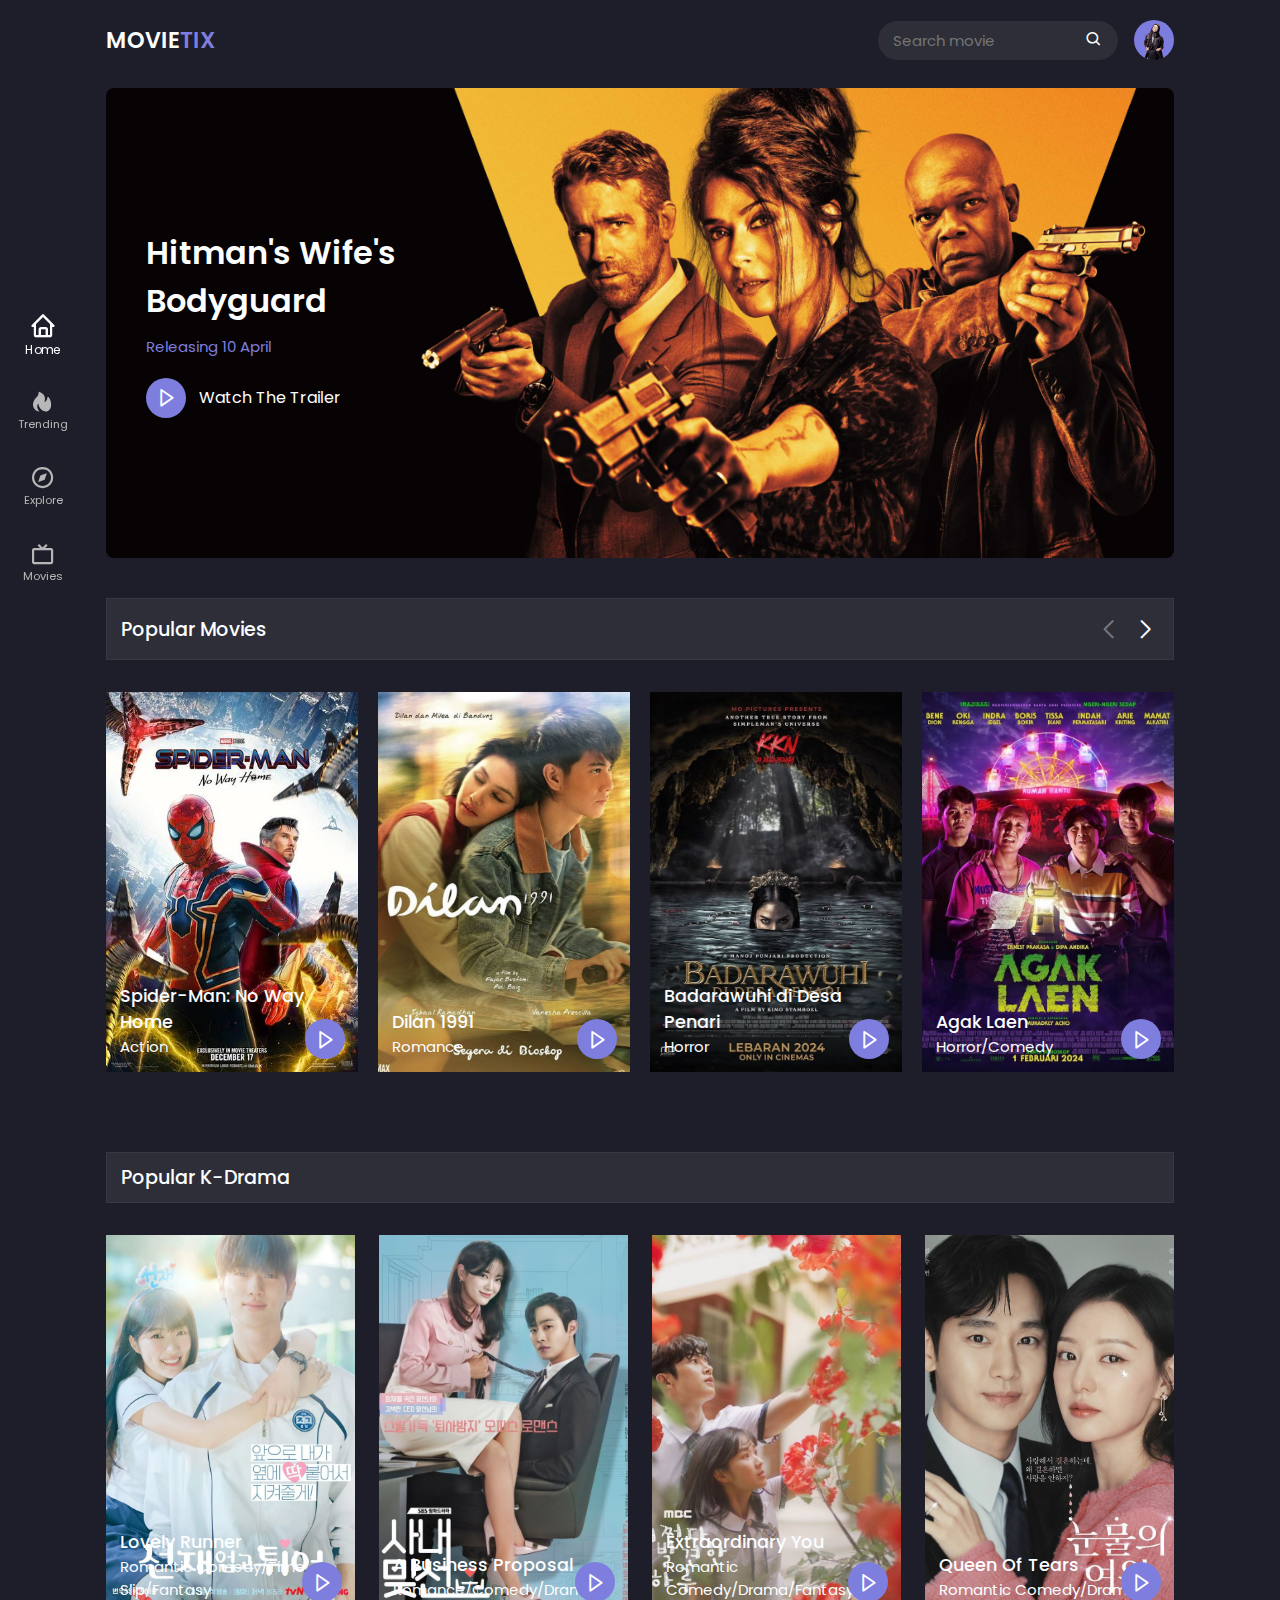
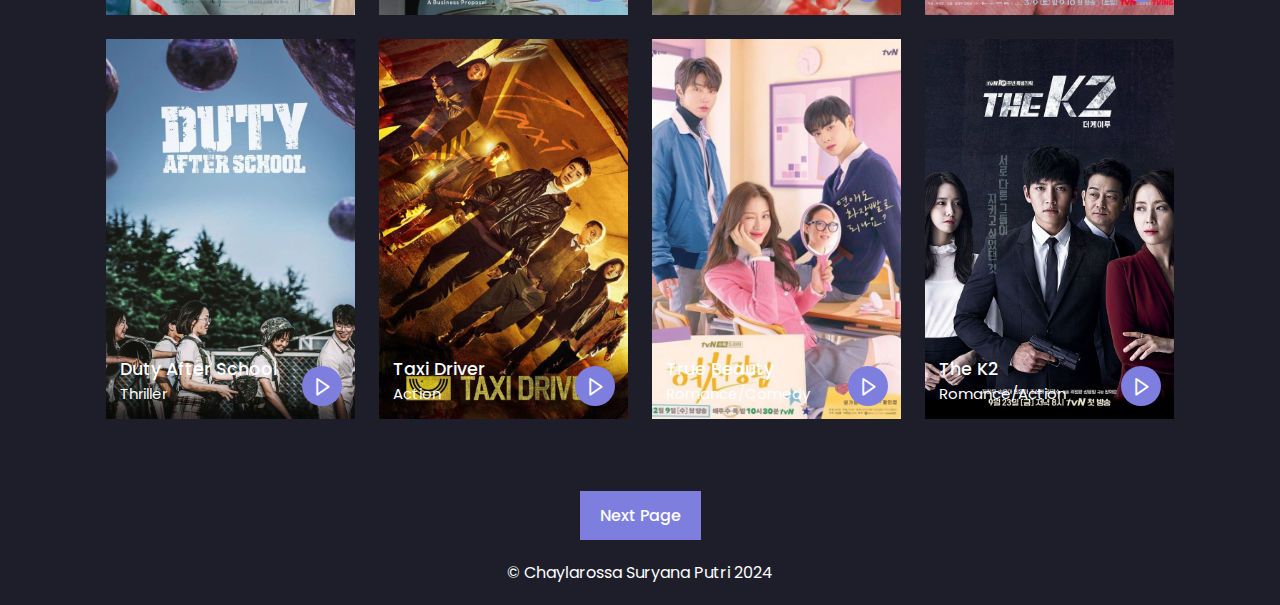
<file: index.html>
<!DOCTYPE html>
<html lang="en">
  <head>
    <meta charset="UTF-8" />
    <meta name="viewport" content="width=device-width, initial-scale=1.0" />
    <title>Desain web - Home</title>
    <!--Link To CSS-->
    <link rel="stylesheet" href="./style.css" />
    <!--Link Swiper CSS-->
    <link
      rel="stylesheet"
      href="https://cdn.jsdelivr.net/npm/swiper@11/swiper-bundle.min.css"
    />
    <!--Fav Icon-->
    <link
      rel="shortcut icon"
      href="./img/Untitled (4).png"
      type="image/x-icon"
    />
    <!--Box Icons-->
    <link
      href="https://unpkg.com/boxicons@2.1.4/css/boxicons.min.css"
      rel="stylesheet"
    />
  </head>
  <body>
    <!--Header-->
    <header>
      <div class="nav container">
        <a href="./index.html" class="logo"> Movie<span>Tix</span> </a>
        <div class="search-box">
          <input
            type="search"
            name=""
            id="search-input"
            placeholder="Search movie"
          />
          <i class="bx bx-search"></i>
        </div>
        <a href="#" class="user">
          <img src="./img/rossa.png" alt="" class="user-img" />
        </a>
        <div class="navbar">
          <a href="#home" class="nav-link nav-active">
            <i class="bx bx-home"></i>
            <span class="nav-link-title">Home</span>
          </a>
          <a href="#popular" class="nav-link">
            <i class="bx bxs-hot"></i>
            <span class="nav-link-title">Trending</span>
          </a>
          <a href="#movies" class="nav-link">
            <i class="bx bx-compass"></i>
            <span class="nav-link-title">Explore</span>
          </a>
          <a href="play-page.html" class="nav-link">
            <i class="bx bx-tv"></i>
            <span class="nav-link-title">Movies</span>
          </a>
        </div>
      </div>
    </header>
    <!--Home-->
    <section class="home container" id="home">
      <img src="./img/home-background.png" alt="" class="home-img" />
      <div class="home-text">
        <h1 class="home-title">Hitman's Wife's <br />Bodyguard</h1>
        <p>Releasing 10 April</p>
        <a href="#" class="watch-btn">
          <i class="bx bx-right-arrow"></i>
          <span>Watch The Trailer</span>
        </a>
      </div>
    </section>
    <section class="popular container" id="popular">
      <div class="heading">
        <h2 class="heading-title">Popular Movies</h2>
        <!--swiper buttons-->
        <div class="swiper-btn">
          <div class="swiper-button-prev"></div>
          <div class="swiper-button-next"></div>
        </div>
      </div>
      <div class="popular-content swiper">
        <div class="swiper-wrapper">
          <!--Movies Box 1-->
          <div class="swiper-slide">
            <div class="movie-box">
              <img src="./img/spiderman.jpg" alt="" class="movie-box-img" />
              <div class="box-text">
                <h2 class="movie-title">Spider-Man: No Way Home</h2>
                <span class="movie-type">Action</span>
                <a href="#" class="watch-btn play-btn">
                  <i class="bx bx-right-arrow"></i>
                </a>
              </div>
            </div>
          </div>

          <!--Movies Box 2-->
          <div class="swiper-slide">
            <div class="movie-box">
              <img src="./img/dilan.jpeg" alt="" class="movie-box-img" />
              <div class="box-text">
                <h2 class="movie-title">Dilan 1991</h2>
                <span class="movie-type">Romance</span>
                <a href="#" class="watch-btn play-btn">
                  <i class="bx bx-right-arrow"></i>
                </a>
              </div>
            </div>
          </div>

          <!--Movies Box 3-->
          <div class="swiper-slide">
            <div class="movie-box">
              <img
                src="./img/Badarawuhi di Desa Penari.jpeg"
                alt=""
                class="movie-box-img"
              />
              <div class="box-text">
                <h2 class="movie-title">Badarawuhi di Desa Penari</h2>
                <span class="movie-type">Horror</span>
                <a href="#" class="watch-btn play-btn">
                  <i class="bx bx-right-arrow"></i>
                </a>
              </div>
            </div>
          </div>

          <!--Movies Box 4-->
          <div class="swiper-slide">
            <div class="movie-box">
              <img src="./img/agak laen.jpeg" alt="" class="movie-box-img" />
              <div class="box-text">
                <h2 class="movie-title">Agak Laen</h2>
                <span class="movie-type">Horror/Comedy</span>
                <a href="#" class="watch-btn play-btn">
                  <i class="bx bx-right-arrow"></i>
                </a>
              </div>
            </div>
          </div>

          <!--Movies Box 5-->
          <div class="swiper-slide">
            <div class="movie-box">
              <img src="./img/mariposa.jpeg" alt="" class="movie-box-img" />
              <div class="box-text">
                <h2 class="movie-title">Mariposa</h2>
                <span class="movie-type">Romance/Comedy</span>
                <a href="#" class="watch-btn play-btn">
                  <i class="bx bx-right-arrow"></i>
                </a>
              </div>
            </div>
          </div>

          <!--Movies Box 6-->
          <div class="swiper-slide">
            <div class="movie-box">
              <img src="./img/squid game.jpg" alt="" class="movie-box-img" />
              <div class="box-text">
                <h2 class="movie-title">Squid Game</h2>
                <span class="movie-type">Action/Drama</span>
                <a href="#" class="watch-btn play-btn">
                  <i class="bx bx-right-arrow"></i>
                </a>
              </div>
            </div>
          </div>

          <!--Movies Box 7-->
          <div class="swiper-slide">
            <div class="movie-box">
              <img
                src="./img/Dear nathan movie.jpeg"
                alt=""
                class="movie-box-img"
              />
              <div class="box-text">
                <h2 class="movie-title">Dear Nathan</h2>
                <span class="movie-type">Romance/Drama</span>
                <a href="#" class="watch-btn play-btn">
                  <i class="bx bx-right-arrow"></i>
                </a>
              </div>
            </div>
          </div>

          <!--Movies Box 8-->
          <div class="swiper-slide">
            <div class="movie-box">
              <img
                src="./img/Miracle in Cell No_ 7.jpeg"
                alt=""
                class="movie-box-img"
              />
              <div class="box-text">
                <h2 class="movie-title">Miracle in Cell No.7</h2>
                <span class="movie-type">Family Comedy/Drama</span>
                <a href="#" class="watch-btn play-btn">
                  <i class="bx bx-right-arrow"></i>
                </a>
              </div>
            </div>
          </div>
        </div>
      </div>
    </section>

    <section class="movies container" id="movies">
      <div class="heading">
        <h2 class="heading-title">Popular K-Drama</h2>
      </div>
      <!--Movies Content-->
      <div class="movies-content">
        <!--Movies Box 1-->
        <div class="swiper-slide">
          <div class="movie-box">
            <img src="./img/movie-1.jpeg" alt="" class="movie-box-img" />
            <div class="box-text">
              <h2 class="movie-title">Lovely Runner</h2>
              <span class="movie-type">Romantic Comedy/Time Slip/Fantasy</span>
              <a href="play-page.html" class="watch-btn play-btn">
                <i class="bx bx-right-arrow"></i>
              </a>
            </div>
          </div>
        </div>

        <!--Movies Box 2-->
        <div class="swiper-slide">
          <div class="movie-box">
            <img src="./img/movie-2.jpeg" alt="" class="movie-box-img" />
            <div class="box-text">
              <h2 class="movie-title">A Business Proposal</h2>
              <span class="movie-type">Romance/Comedy/Drama</span>
              <a href="#" class="watch-btn play-btn">
                <i class="bx bx-right-arrow"></i>
              </a>
            </div>
          </div>
        </div>

        <!--Movies Box 3-->
        <div class="swiper-slide">
          <div class="movie-box">
            <img src="./img/movie-3.jpeg" alt="" class="movie-box-img" />
            <div class="box-text">
              <h2 class="movie-title">Extraordinary You</h2>
              <span class="movie-type">Romantic Comedy/Drama/Fantasy</span>
              <a href="#" class="watch-btn play-btn">
                <i class="bx bx-right-arrow"></i>
              </a>
            </div>
          </div>
        </div>

        <!--Movies Box 4-->
        <div class="swiper-slide">
          <div class="movie-box">
            <img src="./img/movie-4.jpeg" alt="" class="movie-box-img" />
            <div class="box-text">
              <h2 class="movie-title">Queen Of Tears</h2>
              <span class="movie-type">Romantic Comedy/Drama</span>
              <a href="#" class="watch-btn play-btn">
                <i class="bx bx-right-arrow"></i>
              </a>
            </div>
          </div>
        </div>

        <!--Movies Box 5-->
        <div class="swiper-slide">
          <div class="movie-box">
            <img src="./img/movie-5.jpeg" alt="" class="movie-box-img" />
            <div class="box-text">
              <h2 class="movie-title">Duty After School</h2>
              <span class="movie-type">Thriller</span>
              <a href="#" class="watch-btn play-btn">
                <i class="bx bx-right-arrow"></i>
              </a>
            </div>
          </div>
        </div>

        <!--Movies Box 6-->
        <div class="swiper-slide">
          <div class="movie-box">
            <img src="./img/movie-6.jpeg" alt="" class="movie-box-img" />
            <div class="box-text">
              <h2 class="movie-title">Taxi Driver</h2>
              <span class="movie-type">Action</span>
              <a href="#" class="watch-btn play-btn">
                <i class="bx bx-right-arrow"></i>
              </a>
            </div>
          </div>
        </div>

        <!--Movies Box 7-->
        <div class="swiper-slide">
          <div class="movie-box">
            <img src="./img/movie-7.jpeg" alt="" class="movie-box-img" />
            <div class="box-text">
              <h2 class="movie-title">True Beauty</h2>
              <span class="movie-type">Romance/Comedy</span>
              <a href="#" class="watch-btn play-btn">
                <i class="bx bx-right-arrow"></i>
              </a>
            </div>
          </div>
        </div>

        <!--Movies Box 8-->
        <div class="swiper-slide">
          <div class="movie-box">
            <img src="./img/movie-8.jpeg" alt="" class="movie-box-img" />
            <div class="box-text">
              <h2 class="movie-title">The K2</h2>
              <span class="movie-type">Romance/Action</span>
              <a href="#" class="watch-btn play-btn">
                <i class="bx bx-right-arrow"></i>
              </a>
            </div>
          </div>
        </div>
      </div>
    </section>

    <div class="next-page">
      <a href="#" class="next-btn">Next Page</a>
    </div>
    <!--Copyright-->
    <div class="copyright">
      <p>&#169; Chaylarossa Suryana Putri 2024</p>
    </div>

    <!--Link Swiper JS-->
    <script src="https://cdn.jsdelivr.net/npm/swiper@11/swiper-bundle.min.js"></script>
    <!--Link To JS-->
    <script src="./main.js"></script>
  </body>
</html>
</file>
<file: style.css>
/*Google Fonts*/
@import url("https://fonts.googleapis.com/css2?family=Poppins:wght@400;500;600;700&display=swap");
* {
  font-family: "Poppins", sans-serif;
  margin: 0;
  padding: 0;
  scroll-behavior: smooth;
  box-sizing: border-box;
  scroll-padding-top: 2rem;
}

:root {
  --main-color: #7e7edf;
  --hover-color: #4a4a92;
  --body-color: #1e1e2a;
  --container-color: #2d2e37;
  --text-color: #fcfeff;
}
html::-webkit-scrollbar {
  width: 0.5rem;
  background: transparent;
}
html::-webkit-scrollbar-thumb {
  background: var(--main-color);
}
::selection {
  background: var(--main-color);
  color: var(--text-color);
}
a {
  text-decoration: none;
}

li {
  list-style: none;
}

section {
  padding: 3rem 0 2rem;
}

img {
  width: 100%;
}

.bx {
  cursor: pointer;
}

body {
  background: var(--body-color);
  color: var(--text-color);
}
.container {
  max-width: 1068px;
  margin: auto;
  width: 100%;
}
header {
  position: fixed;
  top: 0;
  left: 0;
  width: 100%;
  background: var(--body-color);
  z-index: 100;
}
.nav {
  display: flex;
  align-items: center;
  justify-content: center;
  padding: 20px 0;
}
.logo {
  font-size: 1.4rem;
  color: var(--text-color);
  font-weight: 600;
  text-transform: uppercase;
  margin: 0 auto 0 0;
}
.logo span {
  color: var(--main-color);
}
.search-box {
  max-width: 240px;
  width: 100%;
  display: flex;
  align-items: center;
  column-gap: 0.7rem;
  padding: 8px 15px;
  background: var(--container-color);
  border-radius: 4rem;
  margin-right: 1rem;
}

.search-box .bx {
  font-size: 1.1rem;
}
.search-box .bx:hover {
  color: var(--main-color);
}
#search-input {
  width: 100%;
  border: none;
  outline: none;
  color: var(--text-color);
  background: transparent;
  font-size: 0.938rem;
}
.user {
  display: flex;
}
.user-img {
  width: 40px;
  height: 40px;
  border-radius: 50%;
  object-fit: cover;
  object-position: center;
}
.navbar {
  position: fixed;
  top: 50%;
  transform: translateY(-50%);
  left: 18px;
  display: flex;
  flex-direction: column;
  row-gap: 2.1rem;
}
.nav-link {
  display: flex;
  flex-direction: column;
  align-items: center;
  color: #b7b7b7;
}
.nav-link:hover,
.nav-active {
  color: var(--text-color);
  transition: 0.3s all linear;
  transform: scale(1.1);
}
.nav-link .bx {
  font-size: 1.6rem;
}
.nav-link-title {
  font-size: 0.7rem;
}
.home {
  position: relative;
  min-height: 470px;
  display: flex;
  align-items: center;
  margin-top: 5rem !important;
  border-radius: 0.5rem;
}
.home-img {
  position: absolute;
  width: 100%;
  height: 100%;
  z-index: -1;
  object-fit: cover;
  border-radius: 0.5rem;
}
.home-text {
  padding-left: 40px;
}
.home-title {
  font-size: 2rem;
  font-weight: 600;
}
.home-text p {
  font-size: 0.938rem;
  margin: 10px 0 20px;
  color: var(--main-color);
}
.watch-btn {
  display: flex;
  align-items: center;
  column-gap: 0.8rem;
  color: var(--text-color);
}
.watch-btn .bx {
  font-size: 21px;
  background: var(--main-color);
  width: 40px;
  height: 40px;
  border-radius: 50%;
  display: flex;
  align-items: center;
  justify-content: center;
}
.watch-btn .bx:hover {
  background: var(--hover-color);
}
.watch-btn span {
  font-size: 1rem;
  font-weight: 400;
}
.heading {
  display: flex;
  align-items: center;
  justify-content: space-between;
  background: var(--container-color);
  padding: 8px 14px;
  border: 1px solid hsl(200 100% 99% / 5%);
  margin-bottom: 2rem;
}
.heading-title {
  font-size: 1.2rem;
  font-weight: 500;
}
.movie-box {
  position: relative;
  width: 100%;
  height: 380px;
  overflow: hidden;
}
.movie-box-img {
  width: 100%;
  height: 100%;
  object-fit: cover;
}
.movie-box .box-text {
  position: absolute;
  bottom: 0;
  left: 0;
  width: 100%;
  height: 100%;
  display: flex;
  flex-direction: column;
  justify-content: flex-end;
  padding: 14px;
  background: linear-gradient(
    8deg,
    hsl(240 17% 14% / 74%) 14%hsl (240 17% 14% / 14%) 44%
  );
  overflow: hidden;
}
.movie-title {
  font-size: 1.1rem;
  font-weight: 500;
}
.movie-type {
  font-size: 0.938rem;
}
.play-btn {
  position: absolute;
  bottom: 0.8rem;
  right: 0.8rem;
}
.swiper-btn {
  display: flex;
}
.swiper-button-next,
.swiper-button-prev {
  position: static !important;
  margin: 0 0 0 10px !important;
}
.swiper-button-next::after,
.swiper-button-prev::after {
  color: var(--text-color);
  font-size: 18px !important;
  font-weight: 700;
}
.movies .heading {
  padding: 10px 14px;
}
.movies-content {
  display: grid;
  grid-template-columns: repeat(auto-fit, minmax(247px, 1fr));
  gap: 1.5rem;
}
.movies-content .movie-box:hover .movie-box-img {
  transform: scale(1.1);
  transition: 0.5s;
}
.next-page {
  display: flex;
  align-items: center;
  justify-content: center;
  margin-top: 2.5rem;
}
.next-btn {
  background: var(--main-color);
  padding: 12px 20px;
  color: var(--text-color);
  font-weight: 500;
}
.next-btn:hover {
  background: var(--hover-color);
  transition: 0.3s all linear;
}
.copyright {
  text-align: center;
  padding: 20px;
}
.play-container img {
  width: 100%;
  height: 100%;
  object-fit: cover;
  object-position: top;
}
.play-container {
  position: relative;
  min-height: 520px;
  margin-top: 5rem !important;
}
.play-img {
  position: absolute;
  width: 100%;
  height: 100%;
  object-fit: cover;
  object-position: center;
  z-index: -1;
}
.play-text {
  position: absolute;
  bottom: 0;
  left: 0;
  width: 100%;
  height: 100%;
  display: flex;
  flex-direction: column;
  justify-content: flex-end;
  padding: 40px;
  background: linear-gradient(
    8deg,
    hsl(240 17% 14% / 74%) 14%,
    hsl(240 17% 14% / 14%) 44%
  );
}
.play-text h2 {
  font-size: 1.5rem;
  font-weight: 600;
}
.rating {
  display: flex;
  align-items: center;
  column-gap: 2px;
  font-size: 1.1rem;
  color: var(--main-color);
  margin-top: 4px;
}
.tags {
  display: flex;
  align-items: center;
  column-gap: 8px;
  margin: 1rem 0;
}
.tags span {
  background: #0f0f5a;
  padding: 0 4px;
}
.play-movie {
  position: absolute;
  bottom: 18rem;
  right: 10rem;
  display: flex !important;
  align-items: center;
  justify-content: center;
  width: 45px;
  height: 45px;
  border-radius: 50%;
  background: var(--main-color);
  font-size: 24px;
  animation: animate 2s linear infinite;
}
@keyframes animate {
  0% {
    box-shadow: 0 0 0 0 rgba(112, 102, 254, 0.7);
  }
  40% {
    box-shadow: 0 0 0 50px rgba(255, 193, 7, 0);
  }
  80% {
    box-shadow: 0 0 0 50px rgba(255, 193, 7, 0);
  }
  100% {
    box-shadow: 0 0 0 rgba(255, 193, 7, 0);
  }
}
.video-container {
  position: fixed;
  top: 0;
  left: 0;
  display: none;
  align-items: center;
  justify-content: center;
  width: 100%;
  height: 100vh;
  background: hsl(234 10% 20% / 60%);
  z-index: 400;
}
.video-container.show-video {
  display: flex;
}

.video-box {
  position: relative;
  width: 82%;
}
.video-box #myvideo {
  width: 100%;
  aspect-ratio: 16/9;
}
.close-video {
  position: absolute;
  top: -3rem;
  right: -1rem;
  font-size: 40px;
  color: var(--main-color);
}
.about-movie {
  margin-top: 2rem !important;
}
.about-movie h2 {
  font-size: 1.4rem;
  font-weight: 600;
  color: var(--main-color);
}
.about-movie p {
  max-width: 600px;
  font-size: 0.938rem;
  margin: 10px 0;
}
.cast-heading {
  font-size: 1.2rem;
  font-weight: 600;
  margin-bottom: 1rem;
  color: var(--main-color);
}
.cast {
  display: grid;
  grid-template-columns: repeat(auto-fit, minmax(150px, 150px));
  gap: 1rem;
}
.cast-img {
  width: 150px;
  height: 180px;
  object-fit: cover;
  object-position: center;
}
.download {
  max-width: 800px;
  width: 1005;
  margin: auto;
  display: grid;
  justify-content: center;
  margin-top: 2rem;
}
.download-title {
  text-align: center;
  font-size: 1.4rem;
  font-weight: 500;
  margin: 1.6rem 0;
  color: var(--main-color);
}
.download-links {
  display: grid;
  grid-template-columns: repeat(3, 1fr);
  gap: 10px;
  margin-bottom: 2rem;
}
.download-links a {
  text-align: center;
  background: var(--main-color);
  padding: 12px 24px;
  color: var(--body-color);
  letter-spacing: 1px;
  font-weight: 500;
}
.download-links a:hover {
  background: var(--hover-color);
}
@media (max-width: 1170px) {
  .navbar {
    bottom: 0;
    left: 0;
    right: 0;
    top: auto;
    transform: translateY(0);
    flex-direction: row;
    justify-content: space-evenly;
    row-gap: 1px;
    padding: 10px;
    border-top: 1px solid hsl(200 100% 99% / 5%);
    background: linear-gradient(
      8deg,
      hsl(240 17% 14% / 100%) 5%,
      hsl(240 17% 14% / 90%) 100%
    );
  }
  .nav-link .bx {
    font-size: 1.5rem;
  }
  .copyright {
    margin-bottom: 4rem;
  }
}
@media (max-width: 1060px) {
  .container {
    margin: 0 auto;
    width: 95%;
  }
}
@media (max-width: 991px) {
  .movie-box {
    height: 380px;
  }
  .movies-content {
    grid-template-columns: repeat(auto-fit, minmax(214px, 1fr));
  }
}
@media (max-width: 888px) {
  .nav {
    padding: 14px 0;
  }
  .home {
    min-height: 425px;
    margin-top: 4rem !important;
  }
  .home-text {
    padding-left: 30px;
  }
  .home-title {
    font-size: 1.6rem;
  }
  .watch-btn span {
    font-size: 0.9rem;
  }
  .movie-title {
    font-size: 1rem;
    padding-right: 30px;
  }
  .play-container {
    min-height: 430px;
    margin-top: 1rem !important;
  }
  .play-movie {
    bottom: 11rem;
    right: 4rem;
  }
  .cast {
    justify-content: center;
  }
}
@media (max-width: 768px) {
  .nav {
    padding: 7px 0;
  }
  .logo {
    font-size: 1.2rem;
  }
  section {
    padding: 2rem 0;
  }
  .home-img {
    object-position: left;
  }
  .movie-type {
    font-size: 0.875rem;
    margin-top: 2px;
  }
  .tags span,
  .about-movie p {
    font-size: 0.875rem;
  }
  p {
    font-size: 0.875rem;
  }
  .play-text h2,
  .about-movie h2 {
    font-size: 1.3rem;
  }
  .play-movie {
    bottom: 10rem;
    right: 1rem;
  }
}
@media (max-width: 514px) {
  .home {
    min-height: 380px;
  }
  .heading {
    padding: 2px 14px;
  }
  .heading-title {
    font-size: 1rem;
  }
  .play-text {
    padding: 20px;
  }
  .play-movie {
    bottom: 4rem;
    right: 2rem;
  }
  .video-box {
    width: 94%;
  }
  .cast-heading {
    font-size: 1.1rem;
  }
  .cast-title {
    font-size: 0.9rem;
  }
}
@media (max-width: 408px) {
  * {
    scroll-padding-top: 5rem;
  }
  .nav {
    display: grid;
    grid-template-columns: 1fr;
    grid-template-rows: 1fr 1fr;
    row-gap: 5px;
  }
  .search-box {
    max-width: 100%;
    width: 100%;
    border-radius: 4px;
    order: 3;
    grid-column-start: 1;
    grid-column-end: 3;
  }
  .home,
  .play-container {
    margin-top: 7rem !important;
  }
  .movie-box {
    height: 300px;
  }
  .movies-content {
    grid-template-columns: repeat(auto-fit, minmax(150px, 1fr));
    gap: 1rem;
  }
}
@media (max-width: 370px) {
  .home {
    min-height: 300px;
  }
  .home {
    min-height: 285px;
  }
  .user-img,
  .watch-btn .bx {
    width: 35px;
    height: 35px;
  }
  .navbar {
    justify-content: space-around;
    padding: 8px 0;
  }
  .nav-link .bx {
    font-size: 1.4rem;
  }
  .about-movie p {
    text-align: justify;
  }
  .download-links {
    grid-template-columns: 1fr;
  }
}
</file>
